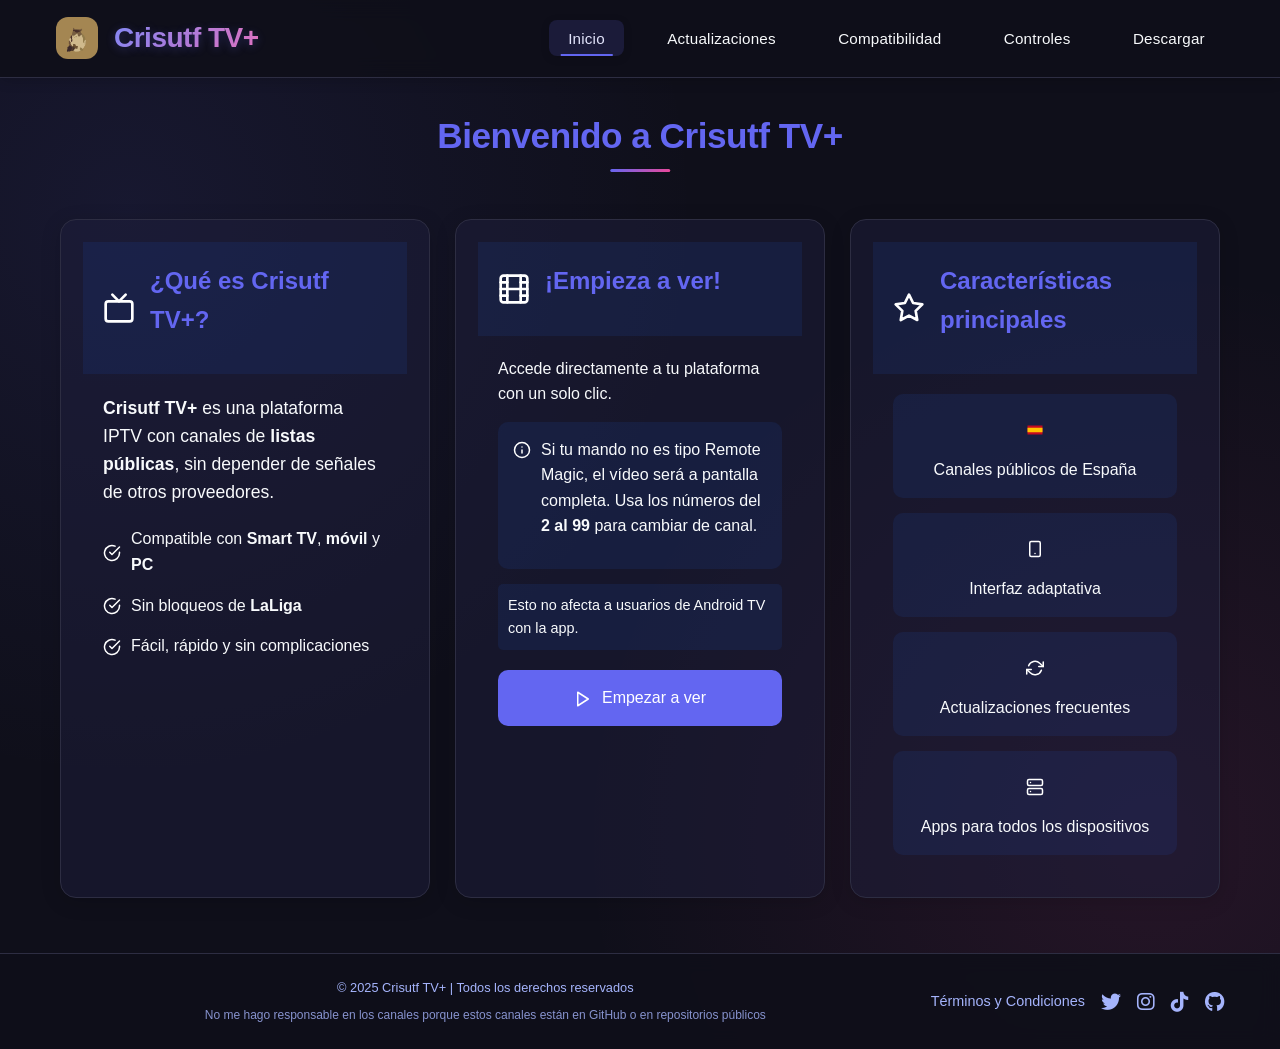
<file: index.html>
<!DOCTYPE html>
<html lang="es">
<head>
  <meta charset="UTF-8" />
  <meta name="viewport" content="width=device-width, initial-scale=1.0" />
  <title>Crisutf TV+</title>
  <link rel="icon" type="image/png" href="/media/favicon.png" />
  <link href="https://fonts.cdnfonts.com/css/pf-dindisplay-pro-black-2" rel="stylesheet" />
  <link rel="stylesheet" href="https://cdnjs.cloudflare.com/ajax/libs/font-awesome/6.0.0/css/all.min.css" />
  <link rel="stylesheet" href="assets/css/style.css" />
  <link rel="stylesheet" href="assets/css/icon-styles.css" />
</head>
<body>
  <header>
    <div class="header-content">
      <div class="logo-container">
        <img src="/media/logo.png" alt="Logo" class="logo" />
        <h1 class="site-title">Crisutf TV+</h1>
      </div>
      <nav>
        <ul>
          <li><a href="index.html" id="home-link">Inicio</a></li>
          <li><a href="index.html?page=updates" id="updates-link">Actualizaciones</a></li>
          <li><a href="index.html?page=compatibility" id="compatibility-link">Compatibilidad</a></li>
          <li><a href="index.html?page=howto" id="howto-link">Controles</a></li>
          <li><a href="index.html?page=download" id="download-link">Descargar</a></li>
        </ul>
      </nav>
    </div>
  </header>

  <main id="content">
    <!-- El contenido se carga dinámicamente -->
  </main>

  <footer>
    <div class="footer-content">
      <div class="footer-copyright">
        &copy; 2025 Crisutf TV+ | Todos los derechos reservados
        <p class="disclaimer">No me hago responsable en los canales porque estos canales están en GitHub o en repositorios públicos</p>
      </div>
      <div class="footer-links">
        <a href="index.html?page=terms" id="terms-link">Términos y Condiciones</a>
      </div>
      <div class="footer-social">
        <a href="https://twitter.com/crisu_tf" target="_blank" class="social-icon"><i class="fab fa-twitter"></i></a>
        <a href="https://instagram.com/tf.crisu" target="_blank" class="social-icon"><i class="fab fa-instagram"></i></a>
        <a href="https://tiktok.com/@crisu.wtf" target="_blank" class="social-icon"><i class="fab fa-tiktok"></i></a>
        <a href="https://github.com/projec-tf" target="_blank" class="social-icon"><i class="fab fa-github"></i></a>
      </div>
    </div>
  </footer>

  <script src="assets/js/script.js"></script>
</body>
</html>
</file>
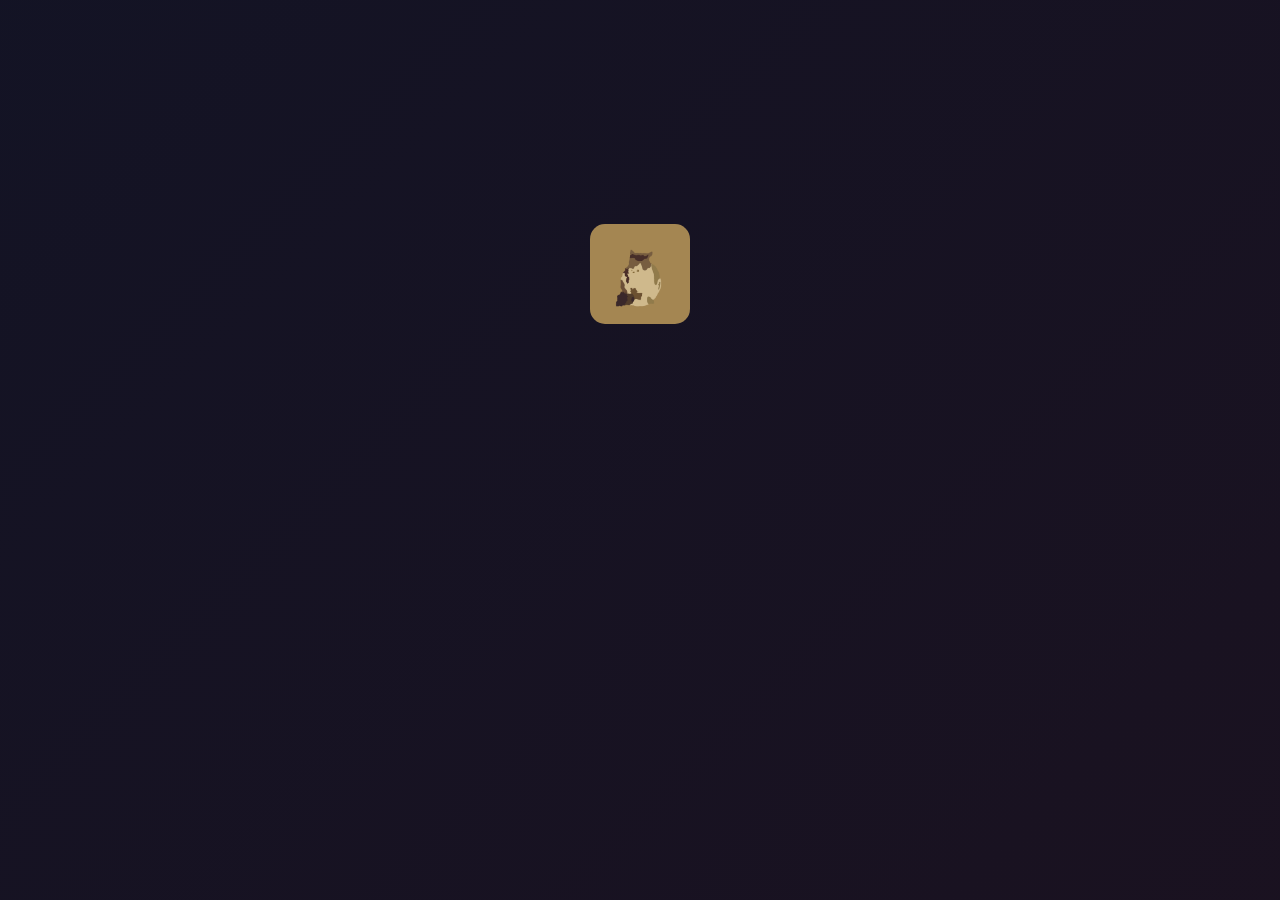
<file: pages/access.html>
<!DOCTYPE html>
<html lang="es">
<head>
    <meta charset="UTF-8">
    <meta name="viewport" content="width=device-width, initial-scale=1.0">
    <title>Crisutf TV+ - Redirección</title>
    <link rel="icon" type="image/png" href="/media/favicon.png">
    <link href="https://fonts.googleapis.com/css2?family=Poppins:wght@400;600&display=swap" rel="stylesheet">
    <link rel="stylesheet" href="/assets/css/icon-styles.css">
    <style>
        :root {
            --primary: #6366f1;          /* Color principal */
            --primary-light: #818cf8;    /* Color principal claro */
            --primary-dark: #4f46e5;     /* Color principal oscuro */
            --accent: #ec4899;           /* Color de acento */
            --accent-light: #f472b6;     /* Color de acento claro */
            --bg-dark: #0f0f1a;          /* Fondo principal oscuro */
            --bg-sidebar: #1a1a2e;       /* Fondo de la barra lateral */
            --text: #f8fafc;             /* Texto principal */
            --text-secondary: #a5b4fc;   /* Texto secundario */
            --border: #2d2d42;           /* Bordes */
            --card-bg: rgba(30, 30, 60, 0.5); /* Fondo de tarjetas */
            --card-hover: rgba(40, 40, 80, 0.8); /* Hover de tarjetas */
            --danger: #ef4444;
            --success: #10b981;          /* Color de éxito */
            --error: #ef4444;            /* Color de error */
            --warning: #f59e0b;          /* Color de advertencia */
            --border-color: var(--border);
            --shadow: 0 8px 24px rgba(0, 0, 0, 0.3); /* Sombras */
            --gradient-1: linear-gradient(135deg, var(--primary-light), var(--accent-light)); /* Gradiente 1 */
            --gradient-2: linear-gradient(135deg, var(--primary), var(--accent)); /* Gradiente 2 */
            --header-bg: rgba(15, 15, 26, 0.95); /* Fondo del encabezado */
            }

        * {
            margin: 0;
            padding: 0;
            box-sizing: border-box;
            font-family: 'PF DinDisplay Pro Black', sans-serif;
        }

        /* Añadimos estilos para la transición */
        body {
            background: var(--bg-dark);
            color: var(--text);
            height: 100vh;
            display: flex;
            flex-direction: column;
            justify-content: center;
            align-items: center;
            text-align: center;
            padding: 20px;
            opacity: 0; /* Iniciamos con opacidad 0 */
            transition: opacity 5s ease, background 3s ease; /* Transición de 5 segundos */
            position: relative;
            overflow: hidden;
        }
        
        body::before {
            content: '';
            position: absolute;
            top: 0;
            left: 0;
            width: 100%;
            height: 100%;
            background: var(--gradient-2);
            opacity: 0.05;
            z-index: -1;
        }

        .logo {
            width: 100px;
            height: 100px;
            margin-bottom: 20px;
            border-radius: 15px;
        }

        .title {
            font-size: 2rem;
            font-weight: 600;
            margin-bottom: 10px;
            background: var(--gradient-1);
            -webkit-background-clip: text;
            -webkit-text-fill-color: transparent;
        }

        .message {
            font-size: 1.2rem;
            margin-bottom: 30px;
            max-width: 600px;
            color: var(--text-secondary);
        }

        .loading {
            display: flex;
            justify-content: center;
            align-items: center;
            margin-top: 20px;
            padding: 10px;
            background: var(--card-bg);
            border-radius: 50%;
            box-shadow: var(--shadow);
            border: 1px solid var(--border);
        }

        .spinner {
            width: 40px;
            height: 40px;
            border: 4px solid rgba(255, 255, 255, 0.1);
            border-radius: 50%;
            border-top-color: var(--primary);
            border-right-color: var(--primary-light);
            border-bottom-color: var(--accent);
            animation: spin 1s ease-in-out infinite;
        }

        .device-info {
            margin-top: 20px;
            padding: 10px 15px;
            background: var(--card-bg);
            border-radius: 8px;
            font-size: 0.9rem;
            max-width: 80%;
            box-shadow: var(--shadow);
        }

        .device-info p {
            margin: 5px 0;
        }

        @keyframes spin {
            to { transform: rotate(360deg); }
        }

        .logo, .title, .message, .loading, .device-info {
            opacity: 0;
            transform: translateY(20px);
            transition: opacity 1s ease, transform 1s ease;
        }
        
        .device-info strong {
            color: var(--accent-light);
        }

        .fade-in {
            opacity: 1;
            transform: translateY(0);
        }
        
        .redirect-transition::before {
            opacity: 0.2;
            background: var(--gradient-1);
            transition: opacity 3s ease, background 3s ease;
        }
    </style>
</head>
<body>
    <img src="/media/logo.png" alt="Logo" class="logo">
    <h1 class="title">Crisutf TV+</h1>
    <p class="message">Detectando tu dispositivo para ofrecerte la mejor experiencia para que tu disfrutes...</p>
    
    <div class="loading">
        <div class="spinner"></div>
    </div>

    <div id="deviceInfo" class="device-info" style="display: none;">
        <p><strong>Información del dispositivo:</strong></p>
        <p id="userAgent"></p>
        <p id="screenSize"></p>
        <p id="deviceType"></p>
    </div>

    <script>
        document.addEventListener('DOMContentLoaded', function() {
            // Hacemos visible el contenido con una transición suave
            document.body.style.opacity = '1';

            // Función para animar elementos secuencialmente
            function animateElements() {
                const elements = [
                    document.querySelector('.logo'),
                    document.querySelector('.title'),
                    document.querySelector('.message'),
                    document.querySelector('.loading')
                ];

                elements.forEach((element, index) => {
                    setTimeout(() => {
                        element.classList.add('fade-in');
                    }, index * 1000); // Cada elemento aparece con 1 segundo de diferencia
                });
            }

            // Iniciamos la animación después de un breve retraso
            setTimeout(animateElements, 500);

            function detectDevice() {
                const userAgent = navigator.userAgent.toLowerCase();
                let redirectPath = '';
                let deviceType = '';
                
                // Detectar Smart TV
                if (
                    userAgent.includes('smart-tv') || 
                    userAgent.includes('smarttv') || 
                    userAgent.includes('android tv') || 
                    userAgent.includes('apple tv') || 
                    userAgent.includes('googletv') || 
                    userAgent.includes('fire tv') || 
                    userAgent.includes('roku') ||
                    userAgent.includes('webos') ||
                    userAgent.includes('tizen') ||
                    (window.innerWidth > 1200 && /tv|television/.test(userAgent))
                ) {
                    redirectPath = '/devices/tv/';
                    deviceType = 'Smart TV';
                } 
                // Detectar móvil/tablet
                else if (
                    /android|iphone|ipad|ipod|blackberry|iemobile|opera mini/i.test(userAgent) || 
                    (window.innerWidth <= 768)
                ) {
                    redirectPath = '/devices/mobile/';
                    deviceType = window.innerWidth <= 480 ? 'Móvil' : 'Tablet';
                } 
                // Detectar PC/Laptop
                else {
                    redirectPath = '/devices/pc/';
                    deviceType = 'PC/Laptop';
                }
                
                // Mostrar información del dispositivo con transición
                const deviceInfo = document.getElementById('deviceInfo');
                deviceInfo.style.display = 'block';
                
                document.getElementById('userAgent').textContent = 'User Agent: ' + navigator.userAgent;
                document.getElementById('screenSize').textContent = 'Resolución: ' + window.innerWidth + 'x' + window.innerHeight;
                document.getElementById('deviceType').textContent = 'Tipo de dispositivo: ' + deviceType;
                
                // Mostramos la información del dispositivo con fade in
                setTimeout(() => {
                    deviceInfo.classList.add('fade-in');
                }, 4000); // Aparece después de los otros elementos
                
                // Redirigir con transición de fade out
                setTimeout(function() {
                    document.body.style.opacity = '0';
                    document.body.style.background = 'var(--primary-dark)';
                    // No podemos seleccionar pseudo-elementos con querySelector
                    // Añadimos una clase para cambiar la opacidad
                    document.body.classList.add('redirect-transition');
                    setTimeout(() => {
                        window.location.href = redirectPath;
                    }, 5000); // Esperamos a que termine la transición
                }, 10000); // Aumentamos el tiempo antes de la redirección
            }
            
            detectDevice();
        });
    </script>
<!-- Cloudflare Pages Analytics --><script defer src='https://static.cloudflareinsights.com/beacon.min.js' data-cf-beacon='{"token": "1a1e183c5ac64942b467d6ca3e1ee553"}'></script><!-- Cloudflare Pages Analytics --></body>
</html>
</file>
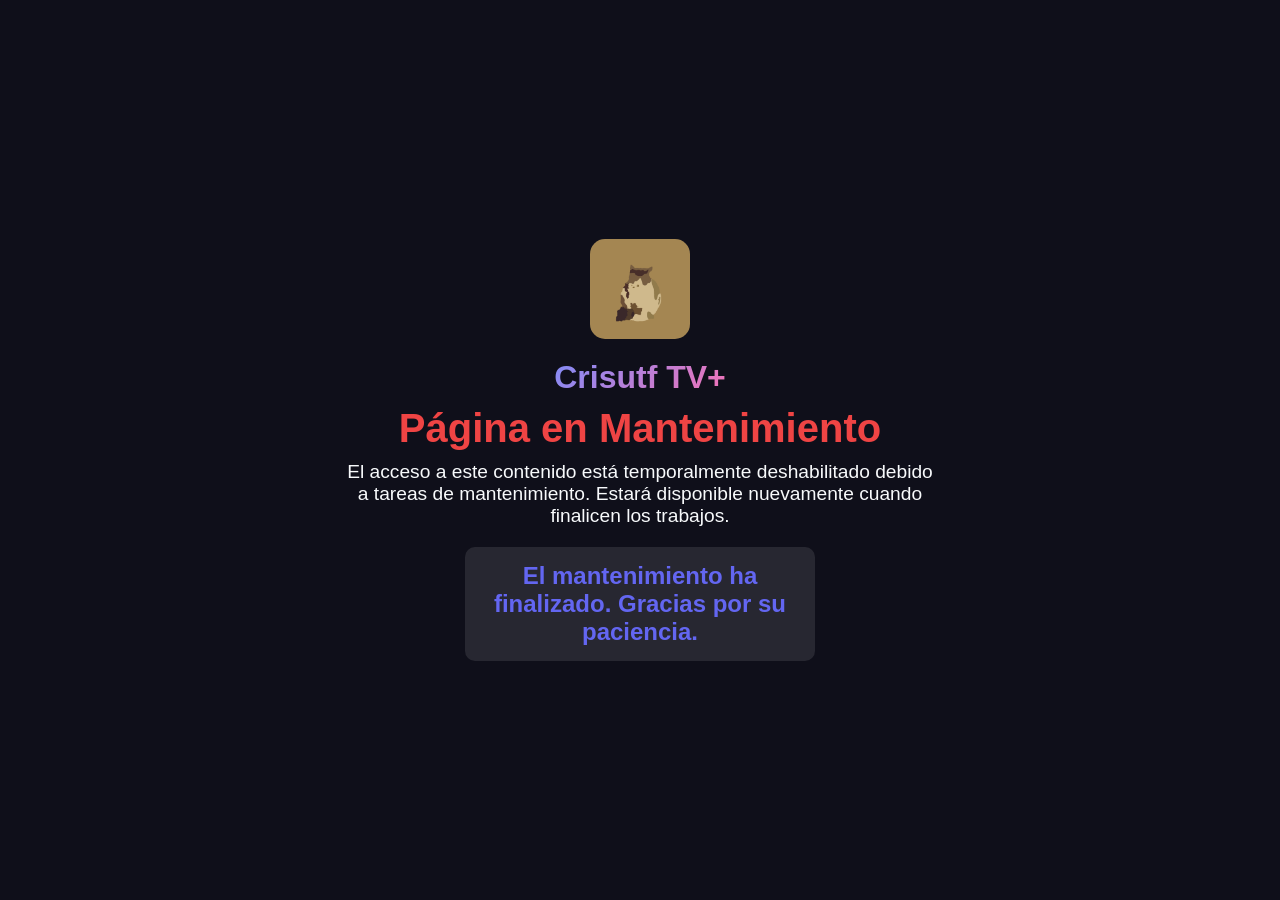
<file: pages/mantenimiento.html>
<!DOCTYPE html>
<html lang="es">
<head>
    <meta charset="UTF-8" />
    <meta name="viewport" content="width=device-width, initial-scale=1" />
    <title>Crisutf TV+ - Mantenimiento</title>
    <link rel="icon" type="image/png" href="/media/favicon.png" />
    <link href="https://fonts.cdnfonts.com/css/pf-dindisplay-pro-black-2" rel="stylesheet" />
    <link rel="stylesheet" href="/assets/css/icon-styles.css" />
    <style>
        :root {
            --primary: #6366f1;          /* Color principal */
            --primary-light: #818cf8;    /* Color principal claro */
            --primary-dark: #4f46e5;     /* Color principal oscuro */
            --accent: #ec4899;           /* Color de acento */
            --accent-light: #f472b6;     /* Color de acento claro */
            --bg-dark: #0f0f1a;          /* Fondo principal oscuro */
            --bg-sidebar: #1a1a2e;       /* Fondo de la barra lateral */
            --text: #f8fafc;             /* Texto principal */
            --text-secondary: #a5b4fc;   /* Texto secundario */
            --border: #2d2d42;           /* Bordes */
            --card-bg: rgba(30, 30, 60, 0.5); /* Fondo de tarjetas */
            --card-hover: rgba(40, 40, 80, 0.8); /* Hover de tarjetas */
            --danger: #ef4444;
            --success: #10b981;          /* Color de éxito */
            --error: #ef4444;            /* Color de error */
            --warning: #f59e0b;          /* Color de advertencia */
            --border-color: var(--border);
            --shadow: 0 8px 24px rgba(0, 0, 0, 0.3); /* Sombras */
            --gradient-1: linear-gradient(135deg, var(--primary-light), var(--accent-light)); /* Gradiente 1 */
            --gradient-2: linear-gradient(135deg, var(--primary), var(--accent)); /* Gradiente 2 */
            --header-bg: rgba(15, 15, 26, 0.95); /* Fondo del encabezado */
        }

        * {
            margin: 0;
            padding: 0;
            box-sizing: border-box;
            font-family: 'PF DinDisplay Pro Black', sans-serif;
        }

        body {
            background: var(--bg-dark);
            color: var(--text);
            height: 100vh;
            display: flex;
            flex-direction: column;
            justify-content: center;
            align-items: center;
            text-align: center;
            padding: 20px;
        }

        .logo {
            width: 100px;
            height: 100px;
            margin-bottom: 20px;
            border-radius: 15px;
        }

        .title {
            font-size: 2rem;
            font-weight: 600;
            margin-bottom: 10px;
            background: var(--gradient-1);
            -webkit-background-clip: text;
            -webkit-text-fill-color: transparent;
        }

        .error-code {
            font-size: 2.5rem;
            font-weight: 600;
            margin-bottom: 10px;
            color: var(--error);
        }

        .message {
            font-size: 1.2rem;
            margin-bottom: 20px;
            max-width: 600px;
        }

        .countdown {
            font-size: 1.5rem;
            font-weight: 600;
            color: var(--primary);
            background-color: rgba(255, 255, 255, 0.1);
            padding: 15px 25px;
            border-radius: 10px;
            max-width: 350px;
        }

        .btn {
            background: var(--primary);
            color: var(--text);
            border: none;
            padding: 10px 20px;
            border-radius: 5px;
            font-size: 1rem;
            cursor: pointer;
            text-decoration: none;
            transition: background 0.3s ease;
        }

        .btn:hover {
            background: #0d5bbd;
        }
    </style>
</head>
<body>
    <img src="/media/logo.png" alt="Logo" class="logo" />
    <h1 class="title">Crisutf TV+</h1>
    <div class="error-code">Página en Mantenimiento</div>
    <p class="message">
        El acceso a este contenido está temporalmente deshabilitado debido a tareas de mantenimiento. Estará disponible nuevamente cuando finalicen los trabajos.
    </p>
    <div class="countdown" id="countdown">Calculando tiempo restante...</div>

    <script>
    // Fecha y hora fin mantenimiento: 1 septiembre 2023, 14:30 (hora España de verano, UTC+2)
    // En UTC sería 2023-09-01T12:30:00Z
    const endDate = new Date('2025-09-01T12:30:00Z');

    function updateCountdown() {
        const now = new Date();
        const diff = endDate - now;

        if (diff <= 0) {
            document.getElementById('countdown').textContent = "El mantenimiento ha finalizado. Gracias por su paciencia.";
            clearInterval(timer);
            return;
        }

        const hours = Math.floor((diff / (1000 * 60 * 60)) % 24);
        const minutes = Math.floor((diff / (1000 * 60)) % 60);
        const seconds = Math.floor((diff / 1000) % 60);
        const days = Math.floor(diff / (1000 * 60 * 60 * 24));

        let timeString = '';
        if (days > 0) timeString += days + (days === 1 ? ' día, ' : ' días, ');
        timeString +=
            hours.toString().padStart(2, '0') + ':' +
            minutes.toString().padStart(2, '0') + ':' +
            seconds.toString().padStart(2, '0');

        document.getElementById('countdown').textContent =
            'Tiempo restante para fin del mantenimiento en ' + timeString;
    }

    updateCountdown();
    const timer = setInterval(updateCountdown, 1000);
</script>
</body>
</html>
</file>
<file: assets/css/style.css>
/* ======================
   VARIABLES GLOBALES
====================== */
        :root {
            --primary: #6366f1;          /* Color principal */
            --primary-light: #818cf8;    /* Color principal claro */
            --primary-dark: #4f46e5;     /* Color principal oscuro */
            --accent: #ec4899;           /* Color de acento */
            --accent-light: #f472b6;     /* Color de acento claro */
            --bg-dark: #0f0f1a;          /* Fondo principal oscuro */
            --bg-sidebar: #1a1a2e;       /* Fondo de la barra lateral */
            --text: #f8fafc;             /* Texto principal */
            --text-secondary: #a5b4fc;   /* Texto secundario */
            --border: #2d2d42;           /* Bordes */
            --card-bg: rgba(30, 30, 60, 0.5); /* Fondo de tarjetas */
            --card-hover: rgba(40, 40, 80, 0.8); /* Hover de tarjetas */
            --danger: #ef4444;
            --success: #10b981;          /* Color de éxito */
            --error: #ef4444;            /* Color de error */
            --warning: #f59e0b;          /* Color de advertencia */
            --border-color: var(--border);
            --shadow: 0 8px 24px rgba(0, 0, 0, 0.3); /* Sombras */
            --gradient-1: linear-gradient(135deg, var(--primary-light), var(--accent-light)); /* Gradiente 1 */
            --gradient-2: linear-gradient(135deg, var(--primary), var(--accent)); /* Gradiente 2 */
            --header-bg: rgba(15, 15, 26, 0.95); /* Fondo del encabezado */
        }

/* ======================
   RESET Y BODY
====================== */
        * {
            margin: 0;
            padding: 0;
            box-sizing: border-box;
            font-family: 'PF DinDisplay Pro Black', sans-serif;;
                                                
        }

        body {
            background: var(--bg-dark);
            color: var(--text);
            min-height: 100vh;
            display: flex;
            flex-direction: column;
            line-height: 1.6;
            background-image: radial-gradient(circle at 10% 20%, rgba(99, 102, 241, 0.1) 0%, transparent 40%), 
                           radial-gradient(circle at 90% 80%, rgba(236, 72, 153, 0.1) 0%, transparent 40%);
        }

/* ======================
   HEADER Y NAV
====================== */
header {
            background: var(--header-bg);
            padding: 1rem;
            position: sticky;
            top: 0;
            z-index: 100;
            backdrop-filter: blur(10px);
            border-bottom: 1px solid var(--border-color);
            box-shadow: 0 4px 12px -1px rgba(0, 0, 0, 0.15);
        }

        .header-content {
            display: flex;
            justify-content: space-between;
            align-items: center;
            max-width: 1200px;
            margin: 0 auto;
            padding: 0 1rem;
        }

        .logo-container {
            display: flex;
            align-items: center;
            gap: 1rem;
        }

        .logo {
            width: 42px;
            height: 42px;
            border-radius: 12px;
            transition: transform 0.3s ease;
        }

        .logo:hover {
            transform: scale(1.05);
        }

        .site-title {
            font-size: 1.75rem;
            font-weight: 600;
            background: var(--gradient-1);
            -webkit-background-clip: text;
            -webkit-text-fill-color: transparent;
            letter-spacing: -0.5px;
            text-shadow: 0 2px 10px rgba(99, 102, 241, 0.3);
        }

        nav ul {
            display: flex;
            list-style: none;
            gap: 1.5rem;
        }

        nav a {
            position: relative;
            overflow: hidden;
            color: var(--text);
            text-decoration: none;
            font-size: 0.95rem;
            padding: 0.6rem 1.2rem;
            border-radius: 8px;
            transition: all 0.3s ease;
            font-weight: 500;
            letter-spacing: 0.2px;
        }

        nav a::before {
            content: '';
            position: absolute;
            top: 0;
            left: 0;
            width: 100%;
            height: 100%;
            background: var(--primary);
            opacity: 0;
            transform: scaleX(0);
            transform-origin: right;
            transition: transform 0.3s ease, opacity 0.3s ease;
            border-radius: 8px;
        }

        nav a:hover::before,
        nav a.active::before {
            transform: scaleX(1);
            transform-origin: left;
            opacity: 0.15;
        }

        nav a:hover, nav a.active {
            color: var(--text);
            transform: translateY(-1px);
            box-shadow: 0 2px 8px rgba(0, 0, 0, 0.15);
        }

        nav a::after {
            content: '';
            position: absolute;
            bottom: 0;
            left: 50%;
            width: 0;
            height: 2px;
            background: var(--primary);
            transition: all 0.3s ease;
            transform: translateX(-50%);
        }

        nav a:hover::after, nav a.active::after {
            width: 70%;
        }

/* ======================
   MAIN Y FOOTER
====================== */
        main {
            flex: 1;
            padding: 30px 20px;
            max-width: 1200px;
            margin: 0 auto;
            width: 100%;
        }

        footer {
            text-align: center;
            padding: 20px;
            background: var(--header-bg);
            font-size: 0.8rem;
            color: var(--text-secondary);
            border-top: 1px solid var(--border-color);
            backdrop-filter: blur(10px);
        }

        .page-title {
            font-size: 2.2rem;
            margin-bottom: 25px;
            text-align: center;
            color: var(--primary);
            font-weight: 600;
            letter-spacing: -0.5px;
            position: relative;
            display: inline-block;
            left: 50%;
            transform: translateX(-50%);
        }
        
        .page-title::after {
            content: '';
            position: absolute;
            bottom: -8px;
            left: 50%;
            width: 60px;
            height: 3px;
            background: var(--gradient-2);
            transform: translateX(-50%);
            border-radius: 3px;
        }

/* ======================
   INICIO
====================== */
                    .welcome-grid {
                        display: grid;
                        grid-template-columns: repeat(auto-fit, minmax(300px, 1fr));
                        gap: 25px;
                        margin-top: 30px;
                    }

                    .card {
            background: var(--card-bg);
            border-radius: 16px;
            border: 1px solid var(--border-color);
            box-shadow: 0 4px 20px rgba(0, 0, 0, 0.15);
            transition: all 0.3s ease;
            padding: 22px;
            margin-bottom: 25px;
            position: relative;
            overflow: hidden;
                    }

        .card:hover {
            transform: translateY(-5px);
            box-shadow: 0 8px 30px rgba(0, 0, 0, 0.2);
            border-color: var(--primary);
        }
        
        .card::before {
            content: '';
            position: absolute;
            top: 0;
            left: 0;
            width: 4px;
            height: 0;
            background: linear-gradient(to bottom, var(--primary), var(--primary-light));
            transition: height 0.3s ease;
        }
        
        .card:hover::before {
            height: 100%;
        }

        .card h2 {
            font-size: 1.5rem;
            margin-bottom: 15px;
            color: var(--primary);
        }

        .card p {
            margin-bottom: 15px;
            line-height: 1.6;
        }

                    .card-header {
                        background: rgba(37, 99, 235, 0.1);
                        padding: 20px;
                        display: flex;
                        align-items: center;
                        gap: 15px;
                    }

                    .feature-icon {
                        font-size: 24px;
                    }

                    .card-content {
                        padding: 20px;
                    }

        .update-item {
            border-left: 3px solid var(--primary);
            padding-left: 15px;
            margin-bottom: 20px;
        }

        .update-date {
            font-size: 0.8rem;
            color: rgba(255, 255, 255, 0.7);
            margin-bottom: 5px;
        }

        .update-title {
            font-weight: 600;
            margin-bottom: 5px;
        }

                    .feature-highlight {
                        margin-bottom: 20px;
                    }

                    .main-description {
                        font-size: 1.1em;
                        line-height: 1.6;
                    }

                    .feature-list {
                        display: flex;
                        flex-direction: column;
                        gap: 15px;
                    }

                    .feature-item {
                        display: flex;
                        align-items: center;
                        gap: 10px;
                    }

                    .check-icon {
                        color: #22c55e;
                    }

                    .info-box {
                        background: rgba(37, 99, 235, 0.1);
                        padding: 15px;
                        border-radius: 10px;
                        margin: 15px 0;
                        display: flex;
                        gap: 10px;
                        align-items: flex-start;
                    }

                    .cta-button {
                        display: flex;
                        align-items: center;
                        justify-content: center;
                        gap: 10px;
                        background: var(--primary);
                        color: white;
                        padding: 15px 30px;
                        border-radius: 10px;
                        text-decoration: none;
                        margin-top: 20px;
                        transition: transform 0.2s, background 0.2s;
                    }

                    .cta-button:hover {
                        transform: translateY(-2px);
                        background: var(--primary-dark);
                    }

                    .features-grid {
                        display: grid;
                        grid-template-columns: repeat(auto-fit, minmax(140px, 1fr));
                        gap: 15px;
                    }

                    .feature-box {
                        background: rgba(37, 99, 235, 0.1);
                        padding: 15px;
                        border-radius: 10px;
                        display: flex;
                        flex-direction: column;
                        align-items: center;
                        text-align: center;
                        gap: 10px;
                    }

                    .shortcut-list {
                        display: flex;
                        flex-direction: column;
                        gap: 15px;
                    }

                    .shortcut-item {
                        display: flex;
                        justify-content: space-between;
                        align-items: center;
                    }

                    .key-combo {
                        background: var(--primary);
                        padding: 8px 12px;
                        border-radius: 12px;
                        font-weight: bold;
                        box-shadow: 0 2px 8px rgba(37, 99, 235, 0.3);
                        border: 1px solid rgba(255, 255, 255, 0.1);
                    }

                    .key-action {
                        color: var(--text);
                        flex: 1;
                        margin-left: 15px;
                    }

                    .feature-box-icon {
                        font-size: 24px;
                    }

                    .problem-list {
                        display: flex;
                        flex-direction: column;
                        gap: 15px;
                    }

                    .problem-item h4 {
                        color: var(--primary-light);
                        margin-bottom: 5px;
                    }

                    .note {
                        margin-top: 15px;
                        padding: 10px;
                        background: rgba(37, 99, 235, 0.1);
                        border-radius: 5px;
                        font-size: 0.9em;
                    }

/* ======================
   COMPATIBILIDAD
====================== */
.channel-compatibility {
    max-width: 1200px;
    margin: 0 auto;
    padding: 2rem;
  }

.info-card, .restrictions-card {
  background: var(--card-bg);
  border-radius: 10px;
  padding: 1.5rem;
  margin: 1.5rem 0;
  box-shadow: 0 2px 4px rgba(0,0,0,0.1);
}

.info-content, .restrictions-content {
  margin-top: 1rem;
}

.channels-summary {
  margin: 2rem 0;
}

.channels-grid {
  display: grid;
  grid-template-columns: repeat(auto-fit, minmax(200px, 1fr));
  gap: 1rem;
  margin-top: 1rem;
}

.channel-count {
  background: var(--card-bg);
  padding: 1rem;
  border-radius: 8px;
  display: flex;
  align-items: center;
  gap: 0.5rem;
}

.compatibility-table table {
  width: 100%;
  border-collapse: collapse;
  margin: 1.5rem 0;
  background: var(--card-bg);
  border-radius: 10px;
  overflow: hidden;
  min-width: 900px; /* Hacer la tabla más ancha */
}

.compatibility-table th,
.compatibility-table td {
  padding: 1rem;
  text-align: left;
  border-bottom: 1px solid var(--border-color);
}

.compatibility-table th {
  background: var(--primary);
  color: white;
}

.channel-list {
  font-size: 0.9rem;
  color: var(--text-secondary);
  margin-top: 0.5rem;
}

.status-tag {
  display: inline-flex;
  align-items: center;
  justify-content: center;
  width: 24px;
  height: 24px;
  border-radius: 50%;
  font-weight: bold;
}

.status-tag.success {
  background: var(--success);
  color: white;
}

.status-tag.error {
  background: var(--error);
  color: white;
}

.important-notes {
  margin: 2rem 0;
}

.important-notes ul {
  list-style: none;
  padding: 0;
  margin: 1rem 0;
}

.important-notes li {
  margin: 0.5rem 0;
  padding-left: 1.5rem;
  position: relative;
  display: flex;
  align-items: center;
  gap: 0.5rem;
}

.restrictions-content p {
  margin: 0.5rem 0;
  display: flex;
  align-items: center;
  gap: 0.5rem;
}

/* Responsive adjustments */
@media (max-width: 1024px) {
  .welcome-grid {
    grid-template-columns: 1fr;
    gap: 15px;
  }
  
  .card {
    padding: 18px;
    margin-bottom: 20px;
  }
  
  .page-title {
    font-size: 1.8rem;
    margin-bottom: 20px;
  }
}

@media (max-width: 768px) {
  .header-content {
    flex-direction: column;
    gap: 15px;
  }
  
  nav ul {
    flex-wrap: wrap;
    justify-content: center;
    gap: 0.8rem;
  }
  
  nav a {
    padding: 0.5rem 1rem;
    font-size: 0.9rem;
  }
  
  .channel-compatibility {
    padding: 1rem;
  }

  .compatibility-table {
    overflow-x: auto;
  }

  .compatibility-table table {
    min-width: 800px;
  }
  
  .card-header {
    flex-direction: column;
    align-items: flex-start;
    gap: 10px;
  }
  
  .feature-list, .features-grid {
    grid-template-columns: 1fr;
  }
}

@media (max-width: 480px) {
  .logo-container {
    flex-direction: column;
    gap: 8px;
  }
  
  .site-title {
    font-size: 1.5rem;
  }
  
  main {
    padding: 20px 15px;
  }
  
  .page-title {
    font-size: 1.6rem;
  }
}

/* ======================
   TÉRMINOS Y CONDICIONES
====================== */
.terms-card {
    padding: 2rem;
}

.terms-section {
    margin-bottom: 2rem;
}

.terms-section h2 {
    color: var(--primary-light);
    margin-bottom: 1rem;
    font-size: 1.5rem;
    border-bottom: 1px solid var(--border-color);
    padding-bottom: 0.5rem;
}

.terms-section p {
    margin-bottom: 1rem;
    line-height: 1.7;
}

.terms-section ul {
    margin-left: 2rem;
    margin-bottom: 1rem;
}

.terms-section li {
    margin-bottom: 0.5rem;
}

/* ======================
   FOOTER
====================== */
footer {
    background: var(--header-bg);
    padding: 1.5rem 0;
    margin-top: auto;
    border-top: 1px solid var(--border-color);
    backdrop-filter: blur(10px);
}

.footer-content {
    max-width: 1200px;
    margin: 0 auto;
    padding: 0 1rem;
    display: flex;
    flex-wrap: wrap;
    justify-content: space-between;
    align-items: center;
    gap: 1rem;
}

.footer-copyright {
    flex: 1;
    min-width: 250px;
    color: var(--text-secondary);
}

.disclaimer {
    font-size: 0.75rem;
    opacity: 0.8;
    margin-top: 0.5rem;
}

.footer-links a {
    color: var(--text-secondary);
    text-decoration: none;
    transition: color 0.3s ease;
    font-size: 0.9rem;
}

.footer-links a:hover {
    color: var(--primary-light);
}

.footer-social {
    display: flex;
    gap: 1rem;
}

.social-icon {
    color: var(--text-secondary);
    font-size: 1.25rem;
    transition: color 0.3s ease, transform 0.2s ease;
}

.social-icon:hover {
    color: var(--primary-light);
    transform: translateY(-2px);
}

/* ======================
   DESCARGAR
====================== */
.download-grid {
                        display: grid;
                        grid-template-columns: repeat(auto-fit, minmax(250px, 1fr));
                        gap: 20px;
                        margin-top: 20px;
                    }

                    .download-btn {
                        display: flex;
                        align-items: center;
                        padding: 15px;
                        background: var(--primary);
                        color: white;
                        text-decoration: none;
                        border-radius: 10px;
                        transition: transform 0.2s, background 0.2s;
                    }

                    .download-btn:hover {
                        transform: translateY(-2px);
                        background: var(--primary-dark);
                    }

                    .download-icon {
                        font-size: 24px;
                        margin-right: 15px;
                    }

                    .download-text {
                        display: flex;
                        flex-direction: column;
                    }

                    .download-text strong {
                        font-size: 16px;
                        margin-bottom: 4px;
                    }

                    .download-text small {
                        font-size: 12px;
                        opacity: 0.9;
                    }
</file>
<file: assets/css/icon-styles.css>
.svg-icon {
  width: 24px;
  height: 24px;
  vertical-align: middle;
  color: white;
}

.svg-icon-small {
  width: 16px;
  height: 16px;
  vertical-align: middle;
  color: white;
}

.feature-icon img,
.device-icon img,
.download-icon img {
  width: 32px;
  height: 32px;
  fill: white;
  stroke: white;
}

.check-icon img,
.info-icon img,
.cta-icon img,
.feature-box-icon img {
  width: 18px;
  height: 18px;
  fill: white;
  stroke: white;
}

/* Establecemos el color blanco para todos los iconos SVG */
.svg-icon, .svg-icon-small, img.svg-icon, img.svg-icon-small {
  fill: white;
  stroke: white;
}

/* Aseguramos que todos los SVG dentro de imágenes sean blancos */
img[src$=".svg"]:not([src*="spain-flag"]) {
  filter: brightness(0) invert(1);
}

/* Permitimos que la bandera de España muestre sus colores originales */
img[src*="spain-flag.svg"] {
  filter: none;
}

/* Ajustes específicos para ciertos contenedores */
.feature-icon, .device-icon, .download-icon {
  display: flex;
  align-items: center;
  justify-content: center;
}
</file>
